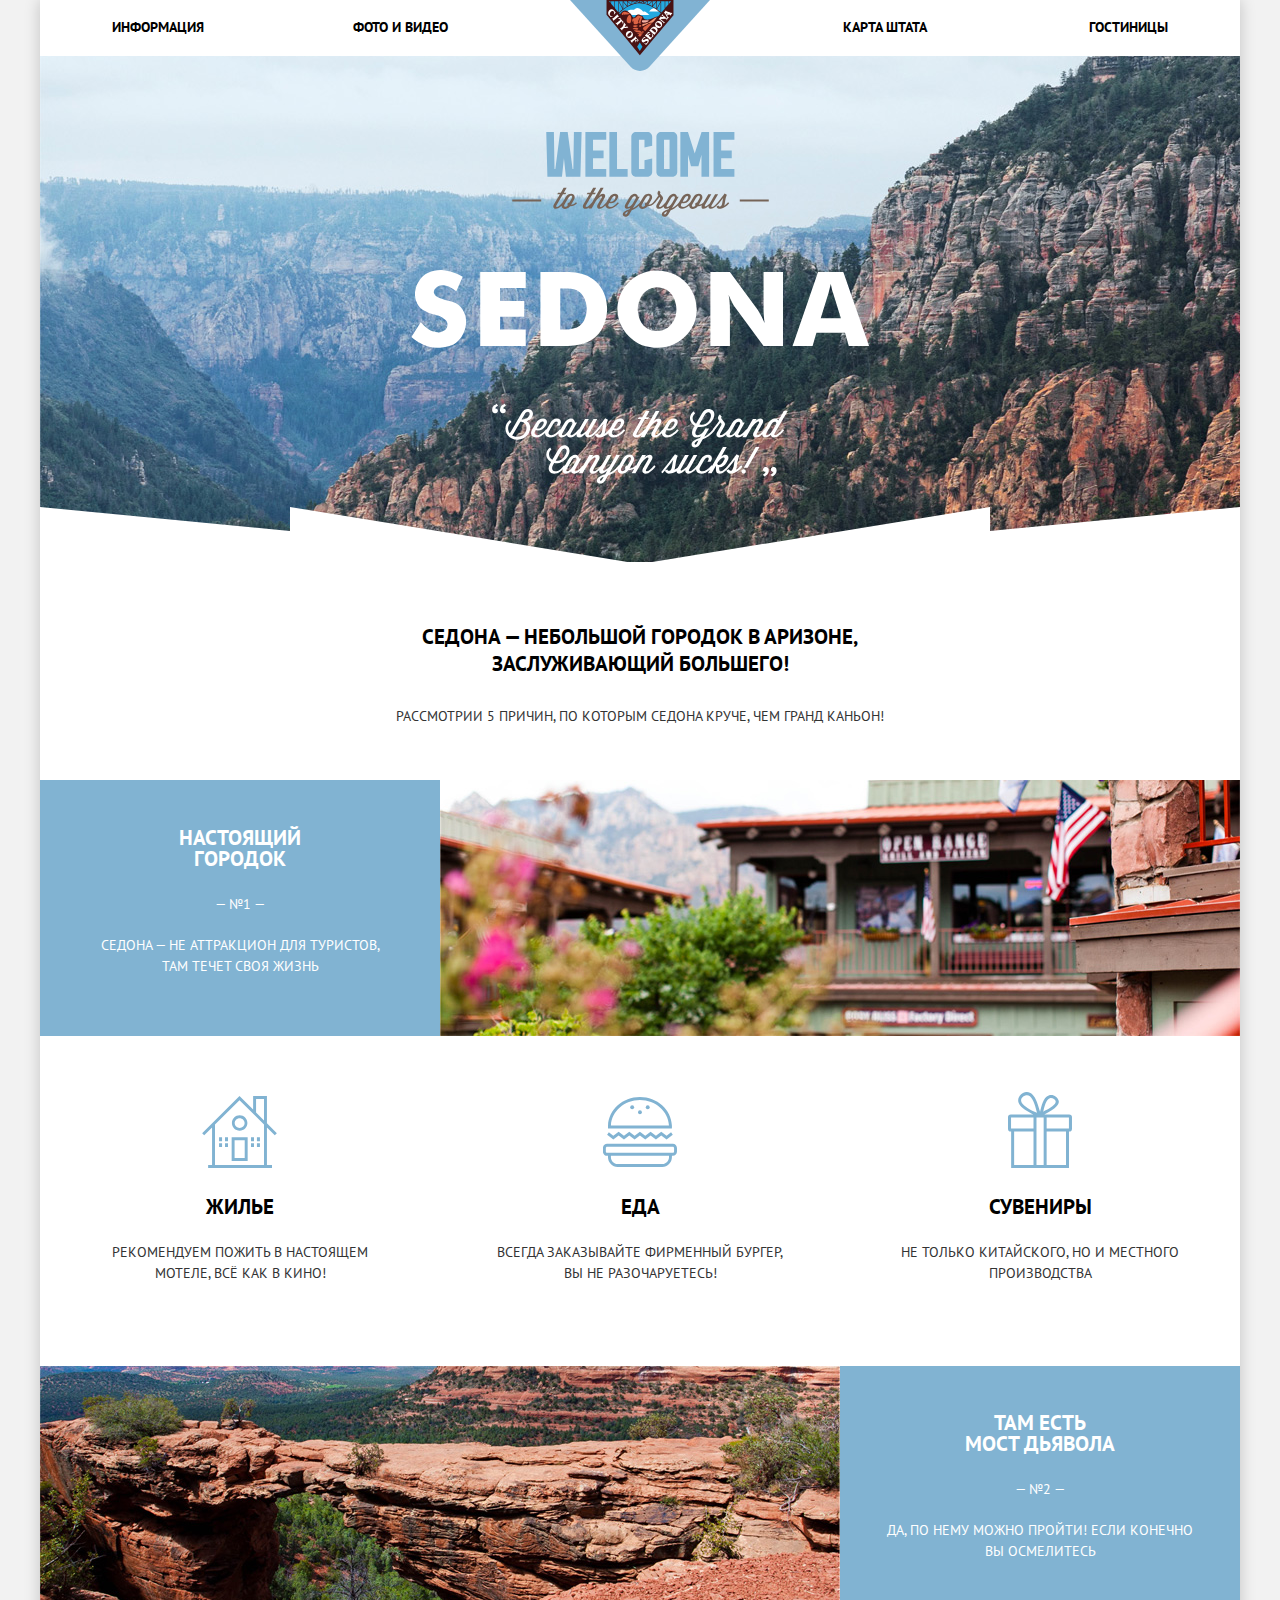
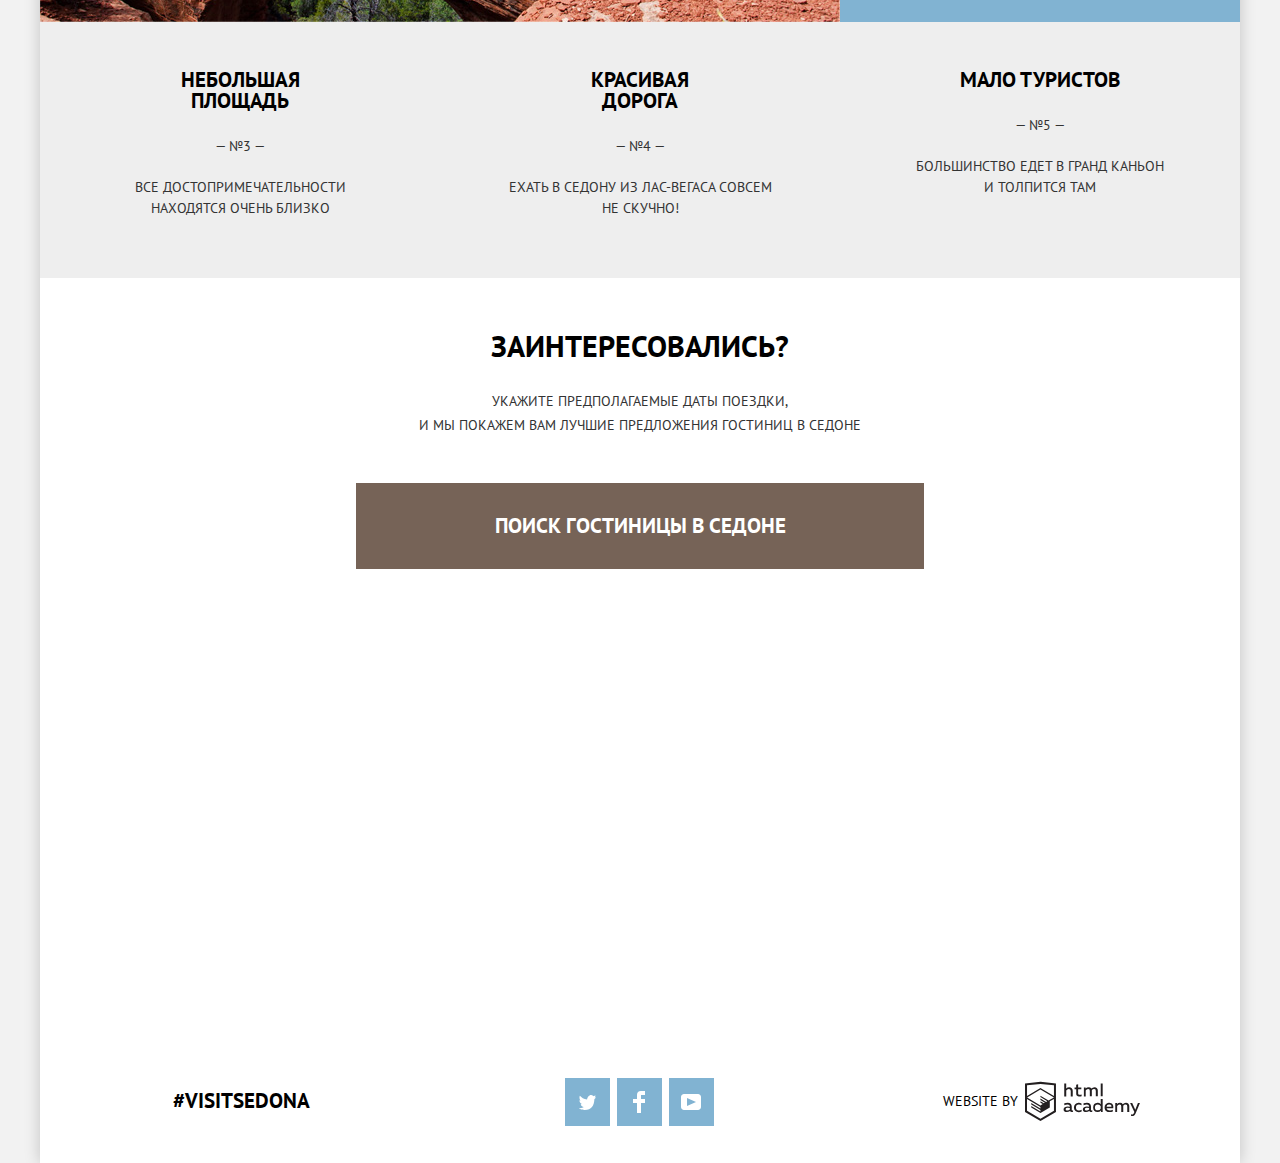
<file: index.html>
<!DOCTYPE html>
<html lang="ru">
<head>
  <meta charset="utf-8">
  <title>HTML Academy: Седона</title>
  <link href="https://fonts.googleapis.com/css?family=PT+Sans:400,400i,700,700i&amp;subset=cyrillic" rel="stylesheet">
  <link href="css/normalize.css" rel="stylesheet">
  <link rel="stylesheet" type="text/css" href="css/style.min.css">
</head>
<body>  
<div class="container">
  <header class="header-page header-page-index">
    <nav class="main-navigation">
      <ul class="navigation-list">
        <li class="navigation-item"><a href="info.html">Информация</a></li>
        <li class="navigation-item"><a href="photo.html">Фото и видео</a></li>
        <li class="navigation-item"><a href="map.html">Карта штата</a></li>
        <li class="navigation-item"><a href="hotel.html">Гостиницы</a></li>
      </ul>
    </nav>
    <a class="main-header-logo">
      <img src="img/svg/logo-sedona.svg" width="140" height="70" alt="Логотип сайта Седона">
    </a>
  </header>

  <main class="main-page">
    <h1 class="visually-hidden">Городок Седона</h1>

    <div class="promo">
      <img class="intro-welcome-text" src="img/svg/intro-welcome.svg" width="459" height="353"
           alt="Welkome to the gorgeous Sedona">
    </div>

    <section class="advantage-section">
      <p class="advantage-section-text">Седона — небольшой городок в Аризоне,
        Заслуживающий большего!</p>
      <p class="advantage-section-desc">Рассмотрии 5 причин, по которым Седона круче, чем гранд Каньон!</p>
    </section>

    <section class="advantage-real">
      <h3 class="visually-hidden">Преимущества города Седона</h3>
      <div class="advantage-real-box">
        <h3 class="advantage-real-title">Настоящий городок</h3>
        <p class="advantage-real-text">— №1 —</p>
        <p class="advantage-real-desc">Седона — не аттракцион для туристов, там течет своя жизнь</p>
      </div>
      <div class="advantage-real-photo"></div>
    </section>

    <section class="presence-advantage">
      <ul class="presence-advantage-list">
        <li class="presence-advantage-item presence-advantage-item-motel">
          <h3 class="presence-advantage-title presence-advantage-home">Жилье</h3>
          <p class="presence-advantage-desc">Рекомендуем пожить в настоящем мотеле, всё как в кино!</p>
        </li>

        <li class="presence-advantage-item presence-advantage-item-motel">
          <h3 class="presence-advantage-title presence-advantage-eats">Еда</h3>
          <p class="presence-advantage-desc">Всегда заказывайте фирменный бургер, вы не разочаруетесь!</p>
        </li>

        <li class="presence-advantage-item presence-advantage-item-motel">
          <h3 class="presence-advantage-title presence-advantage-souvenirs">Сувениры</h3>
          <p class="presence-advantage-desc">Не только китайского, но и местного производства</p>
        </li>
      </ul>
    </section>

    <section class="bridge-advantage">
      <div class="bridge-advantage-photo"></div>

      <div class="bridge-advantage-box">
        <h3 class="bridge-advantage-title"> Там есть мост&nbsp;дьявола</h3>
        <p class="bridge-advantage-text">— №2 —</p>
        <p class="bridge-advantage-desc">Да, по нему можно пройти! Если конечно вы осмелитесь</p>
      </div>
    </section>

    <section class="advantage-beauty">
      <ul class="advantage-beauty-list">
        <li class="advantage-beauty-item advantage-square">
          <h3 class="advantage-beauty-title">Небольшая площадь</h3>
          <p class="advantage-beauty-text">— №3 —</p>
          <p class="advantage-beauty-desc">Все достопримечательности находятся очень близко</p>
        </li>

        <li class="advantage-beauty-item advantage-road">
          <h3 class="advantage-beauty-title">Красивая дорога</h3>
          <p class="advantage-beauty-text">— №4 —</p>
          <p class="advantage-beauty-desc">Ехать в Седону из Лас-Вегаса совсем не скучно!</p>
        </li>

        <li class="advantage-beauty-item advantage-tourists">
          <h3 class="advantage-beauty-title">Мало туристов</h3>
          <p class="advantage-beauty-text">— №5 —</p>
          <p class="advantage-beauty-desc">Большинство едет в Гранд Каньон и&nbsp;толпится там</p>
        </li>
      </ul>
    </section>

    <section class="interested-section">
      <h2 class="visually-hidden">Переход к поиску гостиницы</h2>
      <p class="interested-text">Заинтересовались?</p>
      <p class="interested-desc">Укажите предполагаемые даты поездки,<br>
        и мы покажем вам лучшие предложения гостиниц в Седоне </p>
      <div>
        <a href="#" class="choose-hotel-date">Поиск гостиницы в Седоне</a>

        <form class="choose-hotel-form" action="https://echo.htmlacademy.ru" method="post">
          <ul class="choose-hotel-list">
            <li class="choose-hotel-item">
              <button class="button-calendar" type="button" aria-label="Календарь даты заезда"
                      title="Календарь даты заезда">
                <svg xmlns="http://www.w3.org/2000/svg" width="21" height="22" viewBox="0 0 21 22">
                  <path fill="#a9a9a9"
                        d="M19.251 2.025h-2.845V.648c0-.381-.294-.689-.656-.689-.363 0-.656.308-.656.689v1.377h-3.938V.648c0-.381-.294-.689-.655-.689-.363 0-.657.308-.657.689v1.377H5.906V.648c0-.381-.294-.689-.656-.689-.363 0-.657.308-.657.689v1.377H1.75C.784 2.025 0 2.847 0 3.862v16.302C0 21.179.784 22 1.75 22h17.501c.966 0 1.749-.821 1.749-1.836V3.862c0-1.015-.783-1.837-1.749-1.837zm.437 18.139a.448.448 0 0 1-.437.459H1.75a.45.45 0 0 1-.438-.459V3.862a.45.45 0 0 1 .438-.459h2.844v1.378c0 .381.294.689.657.689.362 0 .656-.308.656-.689V3.403h3.938v1.378c0 .381.294.689.657.689.361 0 .655-.308.655-.689V3.403h3.938v1.378c0 .381.293.689.656.689.362 0 .656-.308.656-.689V3.403h2.845c.241 0 .437.206.437.459v16.302z"/>
                  <path fill="#a9a9a9"
                        d="M4.594 8.225h2.625v2.066H4.594zM4.594 11.668h2.625v2.067H4.594zM4.594 15.112h2.625v2.066H4.594zM9.188 15.112h2.625v2.066H9.188zM9.188 11.668h2.625v2.067H9.188zM9.188 8.225h2.625v2.066H9.188zM13.781 15.112h2.625v2.066h-2.625zM13.781 11.668h2.625v2.067h-2.625zM13.781 8.225h2.625v2.066h-2.625z"
                  />
                </svg>
              </button>
              <label for="arrival-date"> Дата заезда:</label>
              <input class="choose-hotel-input" id="arrival-date" type="text" name="arrival-date"
                     placeholder="24 АПРЕЛЯ 2017">
            </li>
            <li class="choose-hotel-item">
              <button class="button-calendar" type="button" aria-label="Календарь даты заезда"
                      title="Календарь даты выезда">
                <svg xmlns="http://www.w3.org/2000/svg" width="21" height="22" viewBox="0 0 21 22">
                  <path fill="#a9a9a9"
                        d="M19.251 2.025h-2.845V.648c0-.381-.294-.689-.656-.689-.363 0-.656.308-.656.689v1.377h-3.938V.648c0-.381-.294-.689-.655-.689-.363 0-.657.308-.657.689v1.377H5.906V.648c0-.381-.294-.689-.656-.689-.363 0-.657.308-.657.689v1.377H1.75C.784 2.025 0 2.847 0 3.862v16.302C0 21.179.784 22 1.75 22h17.501c.966 0 1.749-.821 1.749-1.836V3.862c0-1.015-.783-1.837-1.749-1.837zm.437 18.139a.448.448 0 0 1-.437.459H1.75a.45.45 0 0 1-.438-.459V3.862a.45.45 0 0 1 .438-.459h2.844v1.378c0 .381.294.689.657.689.362 0 .656-.308.656-.689V3.403h3.938v1.378c0 .381.294.689.657.689.361 0 .655-.308.655-.689V3.403h3.938v1.378c0 .381.293.689.656.689.362 0 .656-.308.656-.689V3.403h2.845c.241 0 .437.206.437.459v16.302z"/>
                  <path fill="#a9a9a9"
                        d="M4.594 8.225h2.625v2.066H4.594zM4.594 11.668h2.625v2.067H4.594zM4.594 15.112h2.625v2.066H4.594zM9.188 15.112h2.625v2.066H9.188zM9.188 11.668h2.625v2.067H9.188zM9.188 8.225h2.625v2.066H9.188zM13.781 15.112h2.625v2.066h-2.625zM13.781 11.668h2.625v2.067h-2.625zM13.781 8.225h2.625v2.066h-2.625z"
                  />
                </svg>
              </button>
              <label for="departure-date"> Дата выезда:</label>
              <input class="choose-hotel-input" id="departure-date" type="text" name="departure-date"
                     placeholder="4 ИЮЛЯ 2017">
            </li>
            <li class="choose-hotel-item">
              <div class="choose-hotel-item-grown">
                <label for="grown">Взрослые:</label>
                <button class="grown-minus" type="button" aria-label="Уменьшение" title="Уменьшение">
                  <svg xmlns="http://www.w3.org/2000/svg" width="11" height="11">
                    <path stroke="#a9a9a9" stroke-width="3" d="M0 6h12"/>
                  </svg>
                </button>
                <input class="grown-form" type="number" name="grown" id="grown" placeholder="2">
                <button class="grown-plus" type="button" aria-label="Увеличивание" title="Увеличивание">
                  <svg xmlns="http://www.w3.org/2000/svg" viewBox="0 0 11 11" width="12" height="12">
                    <path stroke="#a9a9a9" stroke-width="3" d="M0 6h12M6 0v12"/>
                  </svg>
                </button>
              </div>
              <div class="choose-hotel-item-children">
                <label class="children" for="children">Дети:</label>
                <button class="children-minus" type="button" aria-label="Уменьшение" title="Уменьшение">
                  <svg xmlns="http://www.w3.org/2000/svg" viewBox="0 0 11 11" width="11" height="11">
                    <path stroke="#a9a9a9" stroke-width="3" d="M0 6h12"/>
                  </svg>
                </button>
                <input class="children-form" type="number" name="children" id="children" placeholder="0">
                <button class="children-plus" type="button" aria-label="Увеличение" title="Увеличение">
                  <svg xmlns="http://www.w3.org/2000/svg" viewBox="0 0 11 11" width="12" height="12">
                    <path stroke="#a9a9a9" stroke-width="3" d="M0 6h12M6 0v12"/>
                  </svg>
                </button>
              </div>
            </li>
          </ul>
          <button class="button-search" type="submit">НАЙТИ</button>
        </form>
      </div>
    </section>

    <div class="map">
      <iframe
        src="https://www.google.com/maps/embed?pb=!1m18!1m12!1m3!1d52178.29621886809!2d-111.64177674455422!3d35.177975438663054!2m3!1f0!2f0!3f0!3m2!1i1024!2i768!4f13.1!3m3!1m2!1s0x872d8ef7da2e2631%3A0x8e1f3ca1cedbb300!2z0KTQu9Cw0LPRgdGC0LDRhNGELCDQkNGA0LjQt9C-0L3QsCwg0KHQqNCQ!5e0!3m2!1sru!2sru!4v1547717544710"
        width="1200" height="593" style="border:0" allowfullscreen>
      </iframe>
      <img class="map-photo" src="img/index/map.jpg" width="1200" height="593"
           alt="Адрес: г. Седона, штат Аризона, США">
    </div>
  </main>

  <footer class="footer-page footer-page-index">
    <p class="hashtag">#visitsedona</p>
    <ul class="social-list">
      <li>
        <a class="social-button" href="#" aria-label="Ссылка на Твиттер" title="Ссылка на Твиттер">
          <span class="visually-hidden">Твиттер</span>
          <svg xmlns="http://www.w3.org/2000/svg" xmlns:xlink="http://www.w3.org/1999/xlink" width="17" height="15"
               viewBox="0 0 17 15">
            <path fill="#FFF"
                  d="M10.95.144c1.685-.496 2.984.27 3.577 1.179.673-.231 1.331-.481 2.011-.708a2.345 2.345 0 0 1-.857 1.768c.685.17 1.304-.491 1.304-.491-.169 1-1.006 1.788-1.563 2.024-.231 6.75-3.175 11.217-10.077 11.082h-.446c-.41 0-4.164-.46-4.898-1.887 2.271.196 3.893-.422 4.693-1.177-.96-.3-2.679-.477-2.979-2.95.349.106.564.228 1.19.119C1.705 8.247.374 7.53.448 5.33c.285.328 1.067.536 1.34.472C1.085 5.561-.182 2.442.894.85c1.818 1.854 3.735 3.606 7.152 3.773C8.254 2.33 9.183.793 10.95.144z"
            />
          </svg>
        </a>
      </li>
      <li>
        <a class="social-button" href="#" aria-label="Ссылка на Фейсбук" title="Ссылка на Фейсбук">
          <span class="visually-hidden">Фейсбук</span>
          <svg xmlns="http://www.w3.org/2000/svg" width="12" height="22" viewBox="0 0 12 22">
            <path fill="#FFF" d="M12 4V0H8a4 4 0 0 0-4 4v4H0v4h4v10h4V12h4V8H8V4h4z"
            />
          </svg>
        </a>
      </li>
      <li>
        <a class="social-button" href="#" aria-label="Ссылка на Ютуб" title="Ссылка на Ютуб">
          <span class="visually-hidden">Ютуб</span>
          <svg xmlns="http://www.w3.org/2000/svg" xmlns:xlink="http://www.w3.org/1999/xlink" width="20" height="16"
               viewBox="0 0 20 16">
            <path fill="#FFF"
                  d="M17 0H3C1.35 0 0 1.35 0 3v10c0 1.65 1.35 3 3 3h14c1.65 0 3-1.35 3-3V3c0-1.65-1.35-3-3-3zM6.027 11.998V4.002L15.014 8l-8.987 3.998z"
            />
          </svg>
        </a>
      </li>
    </ul>
    <div class="html-link">
      <p class="website-by">website by</p>
      <a href="https://htmlacademy.ru/intensive/htmlcss" class="academy-link" aria-label="Ссылка на htmlacademy"
         title="Ссылка на htmlacademy">
        <svg xmlns="http://www.w3.org/2000/svg" width="115" height="41" viewBox="0 0 108.08 36.85">
          <path
            d="M44.61 26.86a2 2 0 0 0 .55-.1v1.33a3.25 3.25 0 0 1-1.18.21 1.67 1.67 0 0 1-1.67-1 4.84 4.84 0 0 1-3.14 1.08c-1.51 0-2.91-.83-2.91-2.55 0-2.13 2-2.79 3.71-2.79a11.08 11.08 0 0 1 2.17.25v-.3c0-1-.76-1.77-2.19-1.77a7.42 7.42 0 0 0-3 .64v-1.7a10.21 10.21 0 0 1 3.19-.55c2.36 0 3.81 1.12 3.81 3.65v3a.54.54 0 0 0 .49.59h.17zm-6.44-1.13a1.35 1.35 0 0 0 1.46 1.25h.11a3.39 3.39 0 0 0 2.41-1v-1.42a9.72 9.72 0 0 0-1.81-.21c-1 0-2.16.33-2.16 1.38zm12.36-6.11a5 5 0 0 1 2.57.64v1.72a4.08 4.08 0 0 0-2.3-.7 2.75 2.75 0 1 0 0 5.49 5 5 0 0 0 2.43-.64v1.71a6.27 6.27 0 0 1-2.76.57A4.21 4.21 0 0 1 46 24.49v-.41a4.32 4.32 0 0 1 4.18-4.46h.38zm12.17 7.24a2 2 0 0 0 .55-.1v1.33a3.25 3.25 0 0 1-1.18.21 1.67 1.67 0 0 1-1.67-1 4.84 4.84 0 0 1-3.14 1.08c-1.51 0-2.91-.83-2.91-2.55 0-2.13 2-2.79 3.71-2.79a11.08 11.08 0 0 1 2.17.25v-.3c0-1-.76-1.77-2.19-1.77a7.42 7.42 0 0 0-3 .64v-1.7a10.21 10.21 0 0 1 3.19-.55c2.36 0 3.81 1.12 3.81 3.65v3a.54.54 0 0 0 .49.59h.17zm-6.44-1.13a1.35 1.35 0 0 0 1.47 1.25h.11a3.39 3.39 0 0 0 2.41-1v-1.42a9.72 9.72 0 0 0-1.81-.21c-1.06 0-2.16.33-2.16 1.38zM73 15.98v12.2h-1.65v-1.32a3.88 3.88 0 0 1-3.19 1.54 4.4 4.4 0 0 1 0-8.78 3.81 3.81 0 0 1 3 1.3v-4.94H73zm-4.53 5.22a2.76 2.76 0 1 0 0 5.52 2.86 2.86 0 0 0 2.68-1.74v-2a2.91 2.91 0 0 0-2.66-1.73zM79 19.62c3.31 0 4.46 2.68 3.92 5.09H76.7c.21 1.5 1.67 2.11 3.19 2.11a6.11 6.11 0 0 0 2.64-.59v1.6a7.14 7.14 0 0 1-3 .57c-2.53 0-4.75-1.42-4.75-4.42a4.18 4.18 0 0 1 4-4.39H79zm.09 1.54a2.28 2.28 0 0 0-2.44 2.1v.06h4.65a2 2 0 0 0-2.17-2.16zm5.73 7v-8.31h1.65v1a3.81 3.81 0 0 1 2.78-1.27 2.86 2.86 0 0 1 2.64 1.4 4.12 4.12 0 0 1 2.91-1.33 3.06 3.06 0 0 1 3.2 3.33v5.2h-1.9v-5.15a1.59 1.59 0 0 0-1.42-1.75h-.26a2.8 2.8 0 0 0-2.07 1.12v5.78h-1.9v-5.15A1.59 1.59 0 0 0 89 21.29h-.2a3 3 0 0 0-2.21 1.29v5.63h-1.73zm21.31-8.33h1.9l-3.91 9.46c-.9 2.17-2.09 2.86-3.35 2.86a4.76 4.76 0 0 1-1.1-.14v-1.57a2.86 2.86 0 0 0 .85.12c.9 0 1.58-.64 2.07-1.9l.17-.42-4-8.4h2l2.86 6.29zM38.73 1.44V6.2a3.81 3.81 0 0 1 2.7-1.14 3.25 3.25 0 0 1 3.44 3.4v5.15H43V8.7a1.81 1.81 0 0 0-1.61-2h-.3a2.93 2.93 0 0 0-2.32 1.39v5.52h-1.9V1.44h1.9zm11.21.85v3h3v1.6h-3v3.81c0 1.1.5 1.46 1.58 1.46a4.49 4.49 0 0 0 1.69-.33v1.6a6.8 6.8 0 0 1-2.21.35 2.55 2.55 0 0 1-2.86-2.74V6.87h-1.56V5.24h1.5V2.72zm5.4 11.31V5.26H57v1a3.81 3.81 0 0 1 2.77-1.28 2.86 2.86 0 0 1 2.6 1.33 4.12 4.12 0 0 1 2.91-1.33 3.06 3.06 0 0 1 3.16 3.4v5.21h-1.9V8.44a1.59 1.59 0 0 0-1.42-1.75h-.23a2.8 2.8 0 0 0-2.07 1.12v5.78h-1.9V8.44a1.59 1.59 0 0 0-1.42-1.75h-.23a3 3 0 0 0-2.21 1.29v5.63h-1.72zM71.17 1.43H73v12.15h-1.83V1.43zM14.71-.02h-.16L0 1.52v26.67l14.55 8.66 14.55-8.66V1.52zm12.5 27.1l-12.66 7.54L1.9 27.1V16.16l12.59 7.5v1.32l-8.63-5.1v1.31l8.68 5.21v1.39l-8.67-5.16v1.35l8.68 5.21 8.75-5.24v-5.66l3.9-2.31V27.1zm0-12.53l-3.48 2-1.6 1-7.62-4.57v1.31L21 18.21l-.14.09-1 .54-5.37-3.2v1.34l4.24 2.52-1 .67-3.2-1.9v1.31l2.1 1.24-2.13 1.26L2 14.63l12.51-7.54zm0-1.32L14.49 5.74 1.91 13.23v-10L14.56 1.9l12.65 1.33v10z"
            fill="#231f20"/>
        </svg>
      </a>
    </div>
  </footer>
</div>
<script src="js/script.min.js"></script>
</body>
</html>
</file>
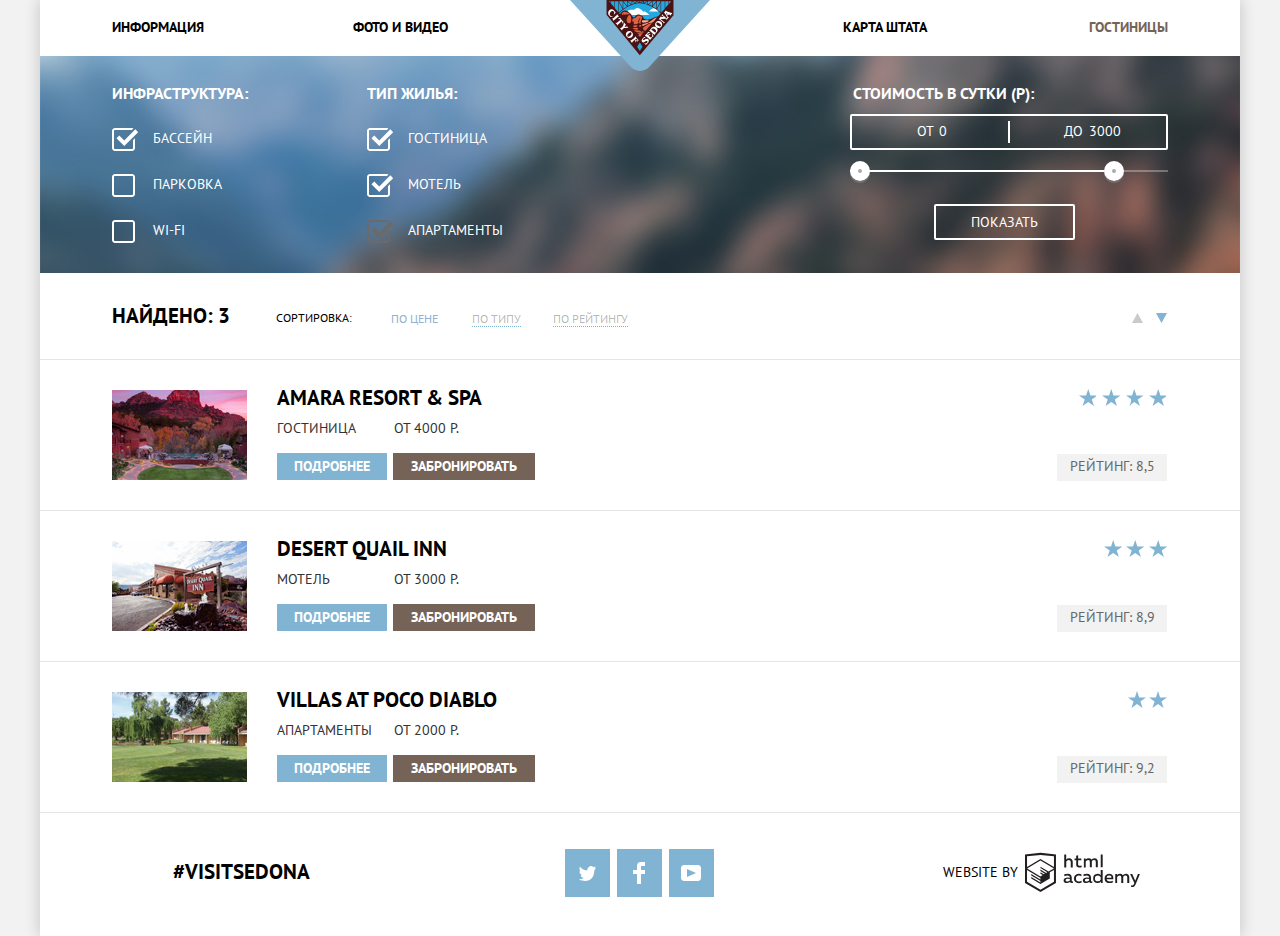
<file: hotel.html>
<!DOCTYPE html>
<html lang="ru">
<head>
  <meta charset="utf-8">
  <title>HTML Academy: Седона</title>
  <link href="https://fonts.googleapis.com/css?family=PT+Sans:400,400i,700,700i&amp;subset=cyrillic" rel="stylesheet">
  <link href="css/normalize.css" rel="stylesheet">
  <link rel="stylesheet" type="text/css" href="css/style.min.css">
</head>
<body>
<div class="container">
  <header class="header-page">
    <nav class="main-navigation">
      <ul class="navigation-list">
        <li class="navigation-item"><a href="info.html">Информация</a></li>
        <li class="navigation-item"><a href="photo.html">Фото и видео</a></li>
        <li class="navigation-item"><a href="map.html">Карта штата</a></li>
        <li class="navigation-item navigation-active"><a>Гостиницы</a></li>
      </ul>
    </nav>
    <a class="main-header-logo" href="index.html">
      <img src="img/svg/logo-sedona.svg" width="140" height="70" alt="Логотип сайта Седона">
    </a>
  </header>

  <main class="main">
    <h1 class="visually-hidden">Выбор отеля в Седоне</h1>

    <section class="filter">
      <h2 class="visually-hidden">Фильрт поиска отеля</h2>
      <form class="filter-form" method="post" action="https://echo.htmlacademy.ru">
        <ul class="filter-items">
          <li class="filter-list">
            <h3 class="filter-title">Инфраструктура:</h3>
            <p class="filter-feature">
              <input class="visually-hidden filter-feature-input" type="checkbox" name="infrastructure"
                     id="infrastructure" checked>
              <label for="infrastructure">Бассейн</label>
            </p>
            <p class="filter-feature">
              <input class="visually-hidden filter-feature-input" type="checkbox" name="parking" id="parking">
              <label for="parking">Парковка</label>
            </p>
            <p class="filter-feature filter-feature-wi-fi">
              <input class="visually-hidden filter-feature-input" type="checkbox" name="Wi-Fi" id="Wi-Fi">
              <label for="Wi-Fi">Wi-Fi</label>
            </p>
          </li>
          <li class="filter-list">
            <h3 class="filter-title">Тип жилья:</h3>
            <p class="filter-feature">
              <input class="visually-hidden filter-feature-input" type="checkbox" name="hotel" id="hotel" checked>
              <label for="hotel">Гостиница</label>
            </p>
            <p class="filter-feature">
              <input class="visually-hidden filter-feature-input" type="checkbox" name="motel" id="motel" checked>
              <label for="motel">Мотель</label>
            </p>
            <p class="filter-feature filter-feature-appartament">
              <input class="visually-hidden filter-feature-input" type="checkbox" name="appartament" id="appartament"
                     checked disabled>
              <label for="appartament">Апартаменты</label>
            </p>
          </li>

          <li class="filter-range">
            <p class="filter-price">Стоимость в сутки (Р):</p>
            <div class="price-controls">
              <label class="min-price">от <input type="number" name="min-price" value="0"></label>
              <label class="max-price">до <input type="number" name="max-price" value="3000"></label>
            </div>

            <div class="range-controls">
              <div class="scale">
                <div class="bar"></div>
              </div>
              <div class="range-toggle range-toggle-min" aria-label="Регулятор минимальной стоимости"
                   title="Регулятор минимальной стоимости"></div>
              <div class="range-toggle range-toggle-max" aria-label="Регулятор максимальной стоимости"
                   title="Регулятор максимальной стоимости"></div>
            </div>
            <button class="btn-transparent" type="submit">Показать</button>
          </li>
        </ul>
      </form>
    </section>

    <div class="filter-hotels">
      <h3 class="result-title">Найдено: 3</h3>
      <p class="sorting-result">Сортировка:</p>
      <div class="sorting-result-list">
        <a href="#" class="sorting sorting-price sorting-active">По цене</a>
        <a href="#" class="sorting sorting-type">По типу</a>
        <a href="#" class="sorting sorting-rating">По рейтингу</a>
      </div>
      <div class="sorting-arrows">
        <a href="#" class="sorting-arrows-up" title="Сортировка по возрастанию" aria-label="Сортировка по возрастанию">
          <span class="visually-hidden">Сортировка по возрастанию</span>
          <svg xmlns="http://www.w3.org/2000/svg" width="11" height="10" viewBox="0 0 11 10">
            <path fill="#cacaca" d="M5.5 0L0 10h11z"/>
          </svg>
        </a>
        <a href="#" class="sorting-arrows-down sorting-active" title="Сортировка по убыванию"
           aria-label="Сортировка по убыванию">
          <span class="visually-hidden">Сортировка по убыванию</span>
          <svg xmlns="http://www.w3.org/2000/svg" width="11" height="10" viewBox="0 0 11 10">
            <path fill="#cacaca" d="M5.5 10L0 0h11"/>
          </svg>
        </a>
      </div>
    </div>

    <section class="searching-results">
      <h2 class="visually-hidden">Результаты поиска</h2>
      <ul class="hotels-list">
        <li class="hotel-item">
          <img src="img/hotels/hotel-amara.jpg" width="135" height="90" alt="Фото гостиницы Amara resort & spa">
          <div class="hotels-info">
            <a href="#" class="hotel-link">Amara resort & spa</a>
            <div class="hotel-options">
              <p class="hotel-type">Гостиница</p>
              <p class="hotel-value">От 4000 р.</p>
            </div>
            <div class="hotel-button">
              <a href="#" class="hotel-information">Подробнее</a>
              <a href="#" class="hotel-booking">Забронировать</a></div>
          </div>
          <p class="hotel-rating stars-4">Рейтинг: 8,5</p>
        </li>

        <li class="hotel-item">
          <img src="img/hotels/hotel-desert.jpg" width="135" height="90" alt="Фото гостиницы Desert quail inn">
          <div class="hotels-info">
            <a href="#" class="hotel-link">Desert quail inn</a>
            <div class="hotel-options">
              <p class="hotel-type">Мотель</p>
              <p class="hotel-value">От 3000 р.</p>
            </div>
            <div class="hotel-button">
              <a href="#" class="hotel-information">Подробнее</a>
              <a href="#" class="hotel-booking">Забронировать</a>
            </div>
          </div>
          <p class="hotel-rating stars-3">Рейтинг: 8,9</p>
        </li>

        <li class="hotel-item hotel-item-footer">
          <img src="img/hotels/hotel-villas.jpg" width="135" height="90" alt="Фото гостиницы Villas at poco diablo">
          <div class="hotels-info">
            <a href="#" class="hotel-link">Villas at poco diablo</a>
            <div class="hotel-options">
              <p class="hotel-type">Апартаменты</p>
              <p class="hotel-value">От 2000 р.</p>
            </div>
            <div class="hotel-button">
              <a href="#" class="hotel-information">Подробнее</a>
              <a href="#" class="hotel-booking">Забронировать</a>
            </div>
          </div>
          <p class="hotel-rating stars-2">Рейтинг: 9,2</p>
        </li>
      </ul>
    </section>
  </main>

  <footer class="footer-page">
    <p class="hashtag">#visitsedona</p>
    <ul class="social-list">
      <li>
        <a class="social-button" href="#" aria-label="Ссылка на Твиттер" title="Ссылка на Твиттер">
          <span class="visually-hidden">Твиттер</span>
          <svg xmlns="http://www.w3.org/2000/svg" xmlns:xlink="http://www.w3.org/1999/xlink" width="17" height="15"
               viewBox="0 0 17 15">
            <path fill="#FFF"
                  d="M10.95.144c1.685-.496 2.984.27 3.577 1.179.673-.231 1.331-.481 2.011-.708a2.345 2.345 0 0 1-.857 1.768c.685.17 1.304-.491 1.304-.491-.169 1-1.006 1.788-1.563 2.024-.231 6.75-3.175 11.217-10.077 11.082h-.446c-.41 0-4.164-.46-4.898-1.887 2.271.196 3.893-.422 4.693-1.177-.96-.3-2.679-.477-2.979-2.95.349.106.564.228 1.19.119C1.705 8.247.374 7.53.448 5.33c.285.328 1.067.536 1.34.472C1.085 5.561-.182 2.442.894.85c1.818 1.854 3.735 3.606 7.152 3.773C8.254 2.33 9.183.793 10.95.144z"
            />
          </svg>
        </a>
      </li>
      <li>
        <a class="social-button" href="#" aria-label="Ссылка на Фейсбук" title="Ссылка на Фейсбук">
          <span class="visually-hidden">Фейсбук</span>
          <svg xmlns="http://www.w3.org/2000/svg" width="12" height="22" viewBox="0 0 12 22">
            <path fill="#FFF" d="M12 4V0H8a4 4 0 0 0-4 4v4H0v4h4v10h4V12h4V8H8V4h4z"
            />
          </svg>
        </a>
      </li>
      <li>
        <a class="social-button" href="#" aria-label="Ссылка на Ютуб" title="Ссылка на Ютуб">
          <span class="visually-hidden">Ютуб</span>
          <svg xmlns="http://www.w3.org/2000/svg" xmlns:xlink="http://www.w3.org/1999/xlink" width="20" height="16"
               viewBox="0 0 20 16">
            <path fill="#FFF"
                  d="M17 0H3C1.35 0 0 1.35 0 3v10c0 1.65 1.35 3 3 3h14c1.65 0 3-1.35 3-3V3c0-1.65-1.35-3-3-3zM6.027 11.998V4.002L15.014 8l-8.987 3.998z"
            />
          </svg>
        </a>
      </li>
    </ul>
    <div class="html-link">
      <p class="website-by">website by</p>
      <a href="https://htmlacademy.ru/intensive/htmlcss" class="academy-link" aria-label="Ссылка на htmlacademy"
         title="Ссылка на htmlacademy">
        <svg xmlns="http://www.w3.org/2000/svg" width="115" height="41" viewBox="0 0 108.08 36.85">
          <path
            d="M44.61 26.86a2 2 0 0 0 .55-.1v1.33a3.25 3.25 0 0 1-1.18.21 1.67 1.67 0 0 1-1.67-1 4.84 4.84 0 0 1-3.14 1.08c-1.51 0-2.91-.83-2.91-2.55 0-2.13 2-2.79 3.71-2.79a11.08 11.08 0 0 1 2.17.25v-.3c0-1-.76-1.77-2.19-1.77a7.42 7.42 0 0 0-3 .64v-1.7a10.21 10.21 0 0 1 3.19-.55c2.36 0 3.81 1.12 3.81 3.65v3a.54.54 0 0 0 .49.59h.17zm-6.44-1.13a1.35 1.35 0 0 0 1.46 1.25h.11a3.39 3.39 0 0 0 2.41-1v-1.42a9.72 9.72 0 0 0-1.81-.21c-1 0-2.16.33-2.16 1.38zm12.36-6.11a5 5 0 0 1 2.57.64v1.72a4.08 4.08 0 0 0-2.3-.7 2.75 2.75 0 1 0 0 5.49 5 5 0 0 0 2.43-.64v1.71a6.27 6.27 0 0 1-2.76.57A4.21 4.21 0 0 1 46 24.49v-.41a4.32 4.32 0 0 1 4.18-4.46h.38zm12.17 7.24a2 2 0 0 0 .55-.1v1.33a3.25 3.25 0 0 1-1.18.21 1.67 1.67 0 0 1-1.67-1 4.84 4.84 0 0 1-3.14 1.08c-1.51 0-2.91-.83-2.91-2.55 0-2.13 2-2.79 3.71-2.79a11.08 11.08 0 0 1 2.17.25v-.3c0-1-.76-1.77-2.19-1.77a7.42 7.42 0 0 0-3 .64v-1.7a10.21 10.21 0 0 1 3.19-.55c2.36 0 3.81 1.12 3.81 3.65v3a.54.54 0 0 0 .49.59h.17zm-6.44-1.13a1.35 1.35 0 0 0 1.47 1.25h.11a3.39 3.39 0 0 0 2.41-1v-1.42a9.72 9.72 0 0 0-1.81-.21c-1.06 0-2.16.33-2.16 1.38zM73 15.98v12.2h-1.65v-1.32a3.88 3.88 0 0 1-3.19 1.54 4.4 4.4 0 0 1 0-8.78 3.81 3.81 0 0 1 3 1.3v-4.94H73zm-4.53 5.22a2.76 2.76 0 1 0 0 5.52 2.86 2.86 0 0 0 2.68-1.74v-2a2.91 2.91 0 0 0-2.66-1.73zM79 19.62c3.31 0 4.46 2.68 3.92 5.09H76.7c.21 1.5 1.67 2.11 3.19 2.11a6.11 6.11 0 0 0 2.64-.59v1.6a7.14 7.14 0 0 1-3 .57c-2.53 0-4.75-1.42-4.75-4.42a4.18 4.18 0 0 1 4-4.39H79zm.09 1.54a2.28 2.28 0 0 0-2.44 2.1v.06h4.65a2 2 0 0 0-2.17-2.16zm5.73 7v-8.31h1.65v1a3.81 3.81 0 0 1 2.78-1.27 2.86 2.86 0 0 1 2.64 1.4 4.12 4.12 0 0 1 2.91-1.33 3.06 3.06 0 0 1 3.2 3.33v5.2h-1.9v-5.15a1.59 1.59 0 0 0-1.42-1.75h-.26a2.8 2.8 0 0 0-2.07 1.12v5.78h-1.9v-5.15A1.59 1.59 0 0 0 89 21.29h-.2a3 3 0 0 0-2.21 1.29v5.63h-1.73zm21.31-8.33h1.9l-3.91 9.46c-.9 2.17-2.09 2.86-3.35 2.86a4.76 4.76 0 0 1-1.1-.14v-1.57a2.86 2.86 0 0 0 .85.12c.9 0 1.58-.64 2.07-1.9l.17-.42-4-8.4h2l2.86 6.29zM38.73 1.44V6.2a3.81 3.81 0 0 1 2.7-1.14 3.25 3.25 0 0 1 3.44 3.4v5.15H43V8.7a1.81 1.81 0 0 0-1.61-2h-.3a2.93 2.93 0 0 0-2.32 1.39v5.52h-1.9V1.44h1.9zm11.21.85v3h3v1.6h-3v3.81c0 1.1.5 1.46 1.58 1.46a4.49 4.49 0 0 0 1.69-.33v1.6a6.8 6.8 0 0 1-2.21.35 2.55 2.55 0 0 1-2.86-2.74V6.87h-1.56V5.24h1.5V2.72zm5.4 11.31V5.26H57v1a3.81 3.81 0 0 1 2.77-1.28 2.86 2.86 0 0 1 2.6 1.33 4.12 4.12 0 0 1 2.91-1.33 3.06 3.06 0 0 1 3.16 3.4v5.21h-1.9V8.44a1.59 1.59 0 0 0-1.42-1.75h-.23a2.8 2.8 0 0 0-2.07 1.12v5.78h-1.9V8.44a1.59 1.59 0 0 0-1.42-1.75h-.23a3 3 0 0 0-2.21 1.29v5.63h-1.72zM71.17 1.43H73v12.15h-1.83V1.43zM14.71-.02h-.16L0 1.52v26.67l14.55 8.66 14.55-8.66V1.52zm12.5 27.1l-12.66 7.54L1.9 27.1V16.16l12.59 7.5v1.32l-8.63-5.1v1.31l8.68 5.21v1.39l-8.67-5.16v1.35l8.68 5.21 8.75-5.24v-5.66l3.9-2.31V27.1zm0-12.53l-3.48 2-1.6 1-7.62-4.57v1.31L21 18.21l-.14.09-1 .54-5.37-3.2v1.34l4.24 2.52-1 .67-3.2-1.9v1.31l2.1 1.24-2.13 1.26L2 14.63l12.51-7.54zm0-1.32L14.49 5.74 1.91 13.23v-10L14.56 1.9l12.65 1.33v10z"
            fill="#231f20"/>
        </svg>
      </a>
    </div>
  </footer>
</div>
</body>
</html>
</file>
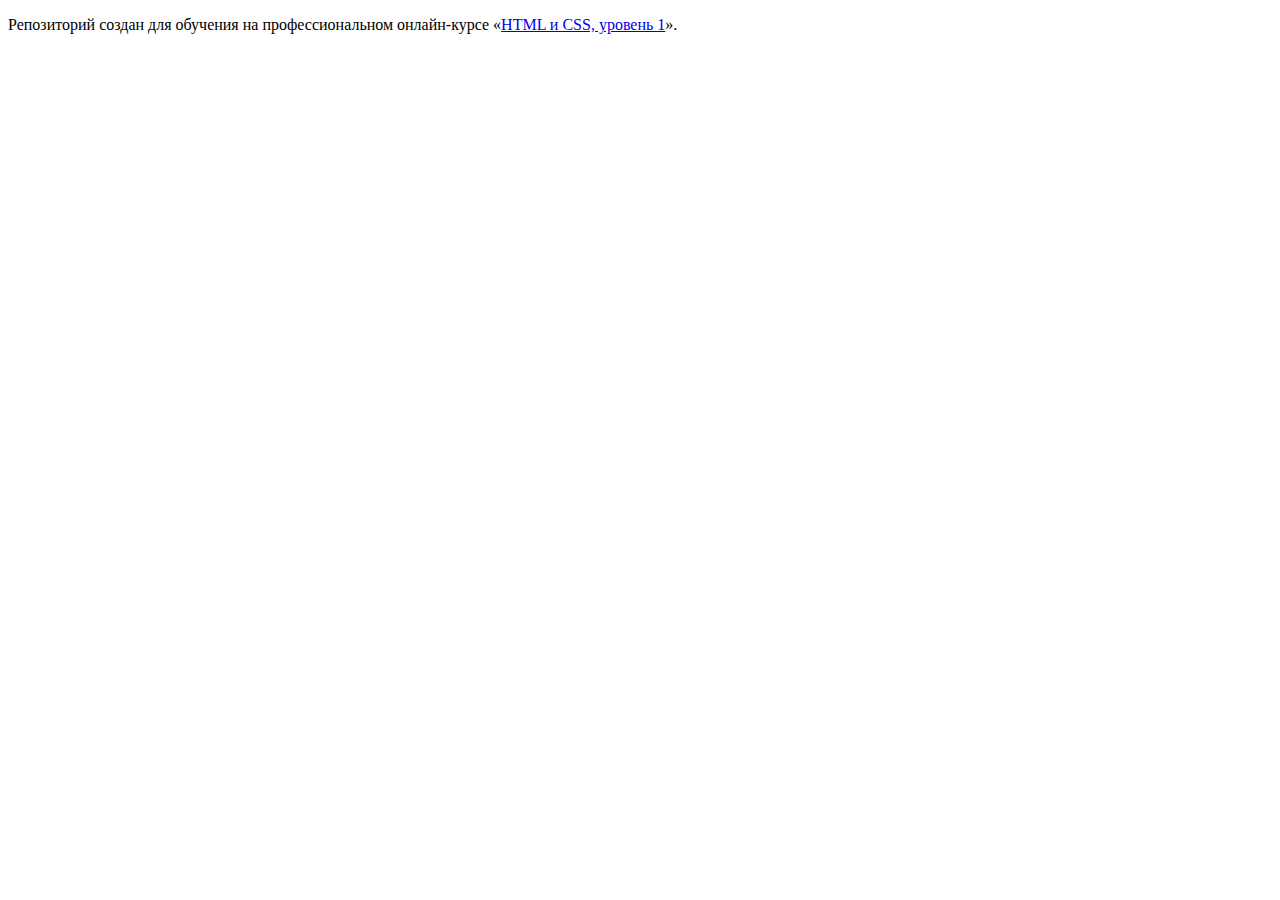
<file: index-device.html>
<!DOCTYPE html>
<html lang="ru">
  <head>
    <meta charset="utf-8">
    <title>HTML Academy: Девайс</title>
  </head>
  <body>

    <p>Репозиторий создан для обучения на профессиональном онлайн‑курсе «<a href="https://htmlacademy.ru/intensive/htmlcss">HTML и CSS, уровень 1</a>».</p>

  </body>
</html>
</file>
<file: css/style.min.css>
@-webkit-keyframes bounce{0%{-webkit-transform:scaleY(0);transform:scaleY(0)}to{-webkit-transform:scaleY(1);transform:scaleY(1)}}@keyframes bounce{0%{-webkit-transform:scaleY(0);transform:scaleY(0)}to{-webkit-transform:scaleY(1);transform:scaleY(1)}}@-webkit-keyframes shake{0%,to{-webkit-transform:translateX(0);transform:translateX(0)}10%,30%,50%,70%,90%{-webkit-transform:translateX(-10px);transform:translateX(-10px)}20%,40%,60%,80%{-webkit-transform:translateX(10px);transform:translateX(10px)}}@keyframes shake{0%,to{-webkit-transform:translateX(0);transform:translateX(0)}10%,30%,50%,70%,90%{-webkit-transform:translateX(-10px);transform:translateX(-10px)}20%,40%,60%,80%{-webkit-transform:translateX(10px);transform:translateX(10px)}}html{-webkit-box-sizing:border-box;box-sizing:border-box}*,::after,::before{-webkit-box-sizing:inherit;box-sizing:inherit}img{max-width:100%;height:auto}a{text-decoration:none}body{font-family:"PT Sans","Arial",sans-serif;font-size:14px;line-height:21px;font-weight:700;color:#000;text-transform:uppercase;background-color:#f2f2f2}.visually-hidden{position:absolute;height:1px;width:1px;margin:-1px;padding:0;border:0;white-space:nowrap;-webkit-clip-path:inset(100%);clip-path:inset(100%);clip:rect(0 0 0 0);overflow:hidden}.container{width:1200px;margin:0 auto;background-color:#fff;-webkit-box-shadow:0 0 15px rgba(0,1,1,.2);box-shadow:0 0 15px rgba(0,1,1,.2)}.container,.header-page{position:relative}.header-page,.header-page-index{padding:14px 0 16px}.promo{display:-webkit-box;display:-ms-flexbox;display:flex;-webkit-box-pack:center;-ms-flex-pack:center;justify-content:center;width:100%;min-height:506px;margin:0;padding:0;background:url(../img/svg/intro-mask.svg),url(../img/index/main-photo.jpg);background-color:#8db1ce;background-repeat:no-repeat,no-repeat;background-position:left calc(100% + 4px),50% -55px;background-size:100% 59px,cover}.main-navigation{font-size:14px;line-height:26px;color:#000;background-color:#fff}.main-header-logo{position:absolute;top:0;left:50%;-webkit-transform:translateX(-50%);transform:translateX(-50%)}.navigation-list{display:-webkit-box;display:-ms-flexbox;display:flex;-ms-flex-wrap:wrap;flex-wrap:wrap;-webkit-box-align:center;-ms-flex-align:center;align-items:center;margin:0;padding:0 72px;list-style:none}.navigation-item{width:128px;margin-right:113px}.navigation-item:nth-child(4n),.navigation-item:nth-child(4n+3){margin-right:0;margin-left:205px;text-align:right}.navigation-item:nth-child(4n){margin-left:auto}.navigation-item a{display:inline-block;vertical-align:top;width:100px;color:#000;word-break:break-all;-webkit-transition:all .3s;transition:all .3s}@supports (word-break:break-word){.navigation-item a{word-break:break-word}}.navigation-item a:hover{color:#81b3d2}.navigation-item a:active{color:rgba(0,0,0,.3)}.navigation-active a{color:#766357}.navigation-active a:focus{color:#766357}.navigation-active a:hover{color:#766357}.intro-welcome-text{margin-top:-1px;height:506px}.advantage-section{width:500px;margin:0 auto;padding:61px 0 51px;text-align:center}.advantage-section-desc,.advantage-section-text{width:440px;margin:0 auto 26px;font-size:21px;line-height:27px;color:#000;text-align:center;background-color:#fff}.advantage-section-desc{width:491px;margin:auto;font-size:14px;line-height:26px;color:#333;font-weight:400}.advantage-real{display:-webkit-box;display:-ms-flexbox;display:flex;margin:0}.advantage-real-box{width:400px;padding:47px 55px 59px;background-color:#81b3d2}.advantage-real-desc,.advantage-real-text,.advantage-real-title{line-height:21px;color:#fff;text-align:center;background-color:#81b3d2}.advantage-real-title{width:200px;margin:0 auto 25px;font-size:21px}.advantage-real-desc,.advantage-real-text{margin:0 auto 20px;font-size:14px;font-weight:400}.advantage-real-desc{margin:0}.advantage-real-photo{width:800px;background:#b6b2a6 url(../img/index/real-photo.jpg) no-repeat;background-size:cover}.presence-advantage{padding:55px 0 32px}.presence-advantage-list{display:-webkit-box;display:-ms-flexbox;display:flex;-ms-flex-wrap:wrap;flex-wrap:wrap;margin:0 auto;padding:0;list-style:none;background-color:#fff}.presence-advantage-item{width:400px;margin-bottom:50px;padding:0 55px}.presence-advantage-title{margin:0 auto 25px;padding-top:105px;position:relative;font-size:21px;line-height:21px;color:#000;text-align:center}.presence-advantage-home::before{content:"";position:absolute;bottom:49px;right:108px;height:72px;width:75px;background:url(../img/svg/icon-1.svg) no-repeat;background-position:0 0}.presence-advantage-eats::before{content:"";position:absolute;bottom:50px;right:108px;height:70px;width:74px;background:url(../img/svg/icon-3.svg) no-repeat;background-position:0 0}.presence-advantage-souvenirs::before{content:"";position:absolute;bottom:49px;right:113px;height:76px;width:64px;background:url(../img/svg/icon-2.svg) no-repeat;background-position:0 0}.presence-advantage-desc{margin:0;font-size:14px;line-height:21px;color:#333;text-align:center;font-weight:400}.bridge-advantage{display:-webkit-box;display:-ms-flexbox;display:flex}.bridge-advantage-box{width:400px;margin:0 auto;padding:46px 40px 60px;background-color:#81b3d2}.bridge-advantage-title{margin:0 auto 25px;width:160px;font-size:21px;line-height:21px;color:#fff;text-align:center;word-break:break-word;background-color:#81b3d2}@supports (word-break:break-word){.bridge-advantage-title{word-break:break-word}}.bridge-advantage-desc,.bridge-advantage-text{margin:0 auto 20px;font-size:14px;line-height:21px;color:#fff;text-align:center;font-weight:400;background-color:#81b3d2}.bridge-advantage-desc{width:320px;margin:0 auto}.bridge-advantage-photo{width:800px;background:#6d5d4f url(../img/index/bridge-photo.jpg) no-repeat;background-size:cover}.advantage-beauty{padding:0 0 47px}.advantage-beauty-list{display:-webkit-box;display:-ms-flexbox;display:flex;-ms-flex-wrap:wrap;flex-wrap:wrap;margin:0 auto -47px;padding:47px 0 0;list-style:none;background-color:#eee}.advantage-beauty-item{width:400px;margin:0 0 59px;padding:0 65px}.advantage-beauty-title{width:160px;margin:0 auto 25px;font-size:21px;line-height:21px;color:#000;text-align:center}.advantage-beauty-desc,.advantage-beauty-text{margin:0 auto 20px;font-size:14px;line-height:21px;color:#333;text-align:center;font-weight:400}.advantage-beauty-desc{margin:0 auto}.interested-section{margin:0 auto;padding:50px 0 0}.interested-desc,.interested-text{margin:0 auto 25px;font-size:30px;line-height:36px;color:#000;text-align:center}.interested-desc{width:445px;margin:0 auto 46px;font-size:14px;line-height:24px;color:#333;font-weight:400}.choose-hotel-date{display:block;width:568px;margin:0 auto;padding:30px;font-size:21px;line-height:26px;text-align:center;color:#fff;background-color:#766357;-webkit-transition:all .3s;transition:all .3s}.choose-hotel-date:hover{color:#fff;background-color:#604e43}.choose-hotel-date:active{color:rgba(255,255,255,.3);background-color:#503e33}.choose-hotel-form,.choose-hotel-form-open{width:568px;margin:0 auto -395px;padding:56px 55px 54px;background-color:#fff;-webkit-box-shadow:0 7px 20px rgba(0,1,1,.15);box-shadow:0 7px 20px rgba(0,1,1,.15)}.choose-hotel-form{-webkit-transform-origin:top;transform-origin:top;display:none}.choose-hotel-form-open{position:relative;display:block;-webkit-animation:bounce .6s;animation:bounce .6s}.choose-hotel-form-error{-webkit-animation:shake .6s;animation:shake .6s}.choose-hotel-list{margin:0;padding:0;list-style:none}.button-calendar path,.choose-hotel-input{-webkit-transition:.3s;transition:.3s}.choose-hotel-item{position:relative;display:-webkit-box;display:-ms-flexbox;display:flex;margin:0 auto 29px}.choose-hotel-item label,.choose-hotel-item-grown{display:-webkit-box;display:-ms-flexbox;display:flex;width:230px}.choose-hotel-item label{-ms-flex-negative:0;flex-shrink:0;width:97px;margin:2px 16px 5px 0;padding:0;-webkit-box-align:center;-ms-flex-align:center;align-items:center;word-break:break-all;font-size:14px;line-height:26px;color:#000}.choose-hotel-item input{width:345px;margin:0;padding:9px 40px 9px 9px;font-size:14px;font-weight:700;color:#000;outline:0;background-color:#f2f2f2;border:2px solid #f2f2f2}.choose-hotel-item input:hover{border-color:#eaeaea;background-color:#eaeaea}.choose-hotel-item input:focus{border-color:#e4e4e4;background-color:#fff}.choose-hotel-item input::-webkit-input-placeholder{font:inherit;color:inherit;opacity:1}.choose-hotel-item input:-ms-input-placeholder,.choose-hotel-item input::-ms-input-placeholder{font:inherit;color:inherit;opacity:1}.choose-hotel-item input::placeholder{font:inherit;color:inherit;opacity:1}.choose-hotel-item .grown-minus{position:relative;width:38px;padding:12px 0;color:#a7a7a7;border:0;background-color:transparent;-webkit-transition:.3s;transition:.3s;outline:0;cursor:pointer}.grown-minus:focus path,.grown-minus:hover path{stroke:#000}.grown-minus:active path{stroke:#90b1cf}.choose-hotel-item .grown-form{width:114px;margin-right:-38px;margin-left:-38px;padding:9px 38px;text-align:center;border:2px solid #f2f2f2;outline:0}.choose-hotel-item .grown-plus{position:relative;width:38px;padding:10px 3px 12px 0;color:#a7a7a7;border:0;background-color:transparent;-webkit-transition:.3s;transition:.3s;outline:0;cursor:pointer}.grown-plus:focus path,.grown-plus:hover path{stroke:#000}.grown-plus:active path{stroke:#90b1cf}.choose-hotel-item-children{display:-webkit-box;display:-ms-flexbox;display:flex;margin-left:auto;-webkit-transition:.3s;transition:.3s}.choose-hotel-item-children>.children{width:50px;margin-right:15px}.choose-hotel-item .children-minus{position:relative;width:38px;padding:12px 0;border:0;color:#a9a9a9;background:0 0;cursor:pointer;outline:0}.children-minus:focus path,.children-minus:hover path{stroke:#000}.children-minus:active path{stroke:#90b1cf}.children-form::-webkit-inner-spin-button,.children-form::-webkit-outer-spin-button,.grown-form::-webkit-inner-spin-button,.grown-form::-webkit-outer-spin-button,.price-controls input::-webkit-inner-spin-button,.price-controls input::-webkit-outer-spin-button{-webkit-appearance:none}.children-form,.grown-form,.price-controls input{-moz-appearance:textfield}.choose-hotel-item .children-form{width:114px;margin-left:-38px;margin-right:-38px;padding:9px 38px;text-align:center}.choose-hotel-item .children-plus{position:relative;width:38px;padding:12px 0;border:0;color:#a9a9a9;background:0 0;cursor:pointer;outline:0}.children-plus:focus path,.children-plus:hover path{stroke:#000}.children-plus:active path{stroke:#81b3d2}.button-calendar{position:absolute;right:3px;top:48%;display:-webkit-box;display:-ms-flexbox;display:flex;-webkit-box-align:center;-ms-flex-align:center;align-items:center;-webkit-box-pack:center;-ms-flex-pack:center;justify-content:center;width:32px;padding:0;height:32px;-webkit-transform:translateY(-50%);transform:translateY(-50%);border:0;background-color:transparent;outline:0;cursor:pointer}.button-calendar svg{-ms-flex-negative:0;flex-shrink:0}.button-calendar:focus path,.button-calendar:hover path{fill:#000}.button-calendar:active path{fill:#6da6e3}.button-search{width:457px;margin-top:23px;font-weight:700;color:#fff;border:0;background-color:#81b3d2}.button-search,.button-search:active,.button-search:hover{padding:17px 0 16px;font-size:21px;line-height:26px}.button-search:hover{color:#fff;background-color:#669ec0}.button-search:active{color:rgba(255,255,255,.3);background-color:#5496bd}.map{height:593px;overflow:hidden}.footer-page{display:-webkit-box;display:-ms-flexbox;display:flex;-ms-flex-wrap:wrap;flex-wrap:wrap;-webkit-box-pack:justify;-ms-flex-pack:justify;justify-content:space-between;position:relative;margin:0;padding:32px 100px 37px 131px;background-color:rgba(255,255,255,.9)}.footer-page.footer-page-index{margin-top:-120px;padding:32px 100px 35px 131px}.hashtag{-webkit-box-align:center;-ms-flex-align:center;align-items:center;width:140px;margin:0;padding:0 0 0 2px;word-break:break-all;font-size:21px;line-height:26px;color:#000}.hashtag,.social-button,.social-list{display:-webkit-box;display:-ms-flexbox;display:flex}.social-list{-ms-flex-wrap:wrap;flex-wrap:wrap;margin-top:4px;margin-bottom:-7px;margin-left:-7px;padding:0 0 0 34px;list-style:none;width:200px}.social-list li{margin-bottom:7px;margin-left:7px}.social-button{-webkit-box-align:center;-ms-flex-align:center;align-items:center;-webkit-box-pack:center;-ms-flex-pack:center;justify-content:center;width:45px;height:48px;background-color:#81b3d2;-webkit-transition:.3s;transition:.3s}.social-button:hover{background-color:#799cbd}.social-button:active{background-color:#6c94ba}.social-button:active path{fill:#98b4cf}.html-link,.website-by{padding:0;font-size:14px}.html-link{display:-webkit-box;display:-ms-flexbox;display:flex;-ms-flex-wrap:wrap;flex-wrap:wrap;-webkit-box-align:center;-ms-flex-align:center;align-items:center;margin:0}.website-by{width:75px;margin:0 7px 0 0;line-height:26px;font-weight:400}.academy-link{padding:7px 0 0}.academy-link:hover path{fill:#6da6e3;-webkit-transition:.3s;transition:.3s}.academy-link:active path{fill:#b9b6b8}.filter{padding:27px 72px 32px;color:#fff;background:#434b4f url(../img/hotels/background-photo.jpg) no-repeat;background-position:0 -55px}.filter-items{display:-webkit-box;display:-ms-flexbox;display:flex;margin:0;padding:0;list-style:none}.filter-list{margin-right:111px}.filter-title{width:144px;margin:0 0 24px;word-break:break-all}.filter-feature{width:140px;margin-bottom:25px;word-break:break-all}.filter-feature-appartament,.filter-feature-wi-fi{margin:0;font-weight:400}.filter-feature label{position:relative;padding-left:41px;font-weight:400;cursor:pointer}.filter-feature-input:focus+label{outline:auto}.filter-feature-input+label::before{content:"";position:absolute;left:0;height:23px;width:27px;background-image:url(../img/svg/checkbox-off.svg);background-repeat:no-repeat;background-position:0 0}.filter-feature-input:checked+label::before{background-image:url(../img/svg/checkbox-on.svg)}.filter-feature-input:disabled+label::before{background-image:url(../img/svg/checkbox-off-disabled.svg)}.filter-feature-input:checked:disabled+label::before{background-image:url(../img/svg/checkbox-on-disabled.svg)}.filter-range{width:318px;margin:0 0 0 auto;color:#fff;text-transform:uppercase}.filter-price{margin:0 0 10px 3px;font-weight:700;font-size:16px;line-height:21px}.price-controls{position:relative;min-height:36px;margin-bottom:20px;font-size:0;border:2px solid #fff;border-radius:2px}.price-controls::after{content:"";position:absolute;top:50%;left:50%;height:calc(100% - 10px);width:2px;background:#fff;-webkit-transform:translate(-50%,-50%);transform:translate(-50%,-50%)}.price-controls label{display:inline-block;vertical-align:top;padding-top:4px;padding-bottom:5px;font-size:14px;line-height:21px;font-weight:400;cursor:pointer}.price-controls .min-price{width:150px}.price-controls .max-price{width:150px;padding-left:62px}.price-controls .min-price{padding-left:65px}.price-controls input{width:50px;margin:0;color:inherit;font:inherit;background:0 0;border:0}.range-controls{position:relative;margin-bottom:32px}.range-controls .scale{height:2px;background:rgba(255,255,255,.3)}.range-controls .bar{height:2px;width:80%;background:#fff}.range-toggle,.range-toggle:hover{background-image:url(../img/svg/filter-button.svg)}.range-toggle{position:absolute;background-repeat:no-repeat;cursor:pointer;top:-9px;height:23px;width:20px;background-size:20px 23px}.range-toggle:hover{top:-11px;height:25px;width:22px;background-size:23px 26px}.range-toggle-min{left:0}.range-toggle-max:hover,.range-toggle-min:hover{-webkit-transform:translateX(-1px);transform:translateX(-1px)}.range-toggle-max{left:80%}.btn-transparent{display:block;margin-left:84px;padding:6px 35px;font-size:14px;line-height:20px;color:#fff;text-transform:uppercase;background:0 0;border:2px solid #fff;border-radius:2px;cursor:pointer;-webkit-transition:all .3s;transition:all .3s}.btn-transparent:hover{color:#000;background:#fff}.filter-hotels{position:relative;display:-webkit-box;display:-ms-flexbox;display:flex;-ms-flex-wrap:wrap;flex-wrap:wrap;-webkit-box-align:center;-ms-flex-align:center;align-items:center;padding:24px 73px 19px 72px;background-color:#fff}.result-title{width:138px;margin:0 26px 5px 0;padding:0;word-break:break-all;font-size:21px;line-height:26px;color:#000}.sorting{margin:0;padding:0;font-size:12px;line-height:14px;font-weight:400}.sorting:focus,.sorting:hover{color:#81b3d2;border-bottom:1px dotted #81b3d2}.sorting-result,.sorting.sorting-active,.sorting:active{color:#000;border-bottom:1px dotted transparent}.sorting-result{width:90px;margin-right:25px;word-break:break-all;font-size:12px;line-height:18px;font-weight:400}.sorting-result-list{width:710px}.sorting-price{margin-right:30px;color:rgba(0,0,0,.3);border-bottom:1px dotted rgba(0,0,0,.3)}.sorting.sorting-active{width:50px;word-break:break-all;color:#90b1d0}.sorting-rating,.sorting-type{width:50px;margin-right:28px;word-break:break-word;color:rgba(0,0,0,.3);border-bottom:1px dotted #81b3d2}.sorting-rating{width:76px;margin-right:30px;word-break:break-all}.sorting-arrows{display:-webkit-box;display:-ms-flexbox;display:flex;-webkit-box-pack:end;-ms-flex-pack:end;justify-content:flex-end;width:50px;margin-left:auto}.sorting-arrows-up:hover path{fill:#231f20}.sorting-arrows-up:focus path{fill:#81b3d2}.sorting-arrows-up:active path{fill:#81b3d2}.sorting-arrows-down{padding-left:13px}.sorting-arrows-down:hover path{fill:#231f20}.sorting-arrows-down:focus path{fill:#81b3d2}.sorting-active path,.sorting-arrows-down:active path{fill:#81b3d2}.hotels-list{margin:0;padding:0;list-style-type:none}.hotel-type,.hotel-value{display:inline-block;vertical-align:top;height:21px;width:100px;margin:0 13px 0 0;padding:0;word-break:break-all;font-size:14px;line-height:21px;font-weight:400;color:#333}.hotel-value{width:67px;margin:0}.hotel-item{display:-webkit-box;display:-ms-flexbox;display:flex;position:relative;margin:0;padding:26px 73px 29px 72px;border-top:1px solid #e5e5e5}.hotel-item-footer{border-bottom:1px solid #e5e5e5}.hotel-item>a{font-size:14px;line-height:21px;color:#fff}.hotel-item img{position:relative;height:90px;width:135px;margin-top:4px;margin-right:30px}.hotels-info{width:270px}.hotel-title,.hotels-info{margin:0;padding:0}.hotel-link{font-size:21px;line-height:24px;color:#000;-webkit-transition:.3s;transition:.3s}.hotel-link:hover{color:#81b3d2}.hotel-link:active{color:rgba(0,0,0,.3)}.hotel-options{padding-bottom:13px;padding-top:7px}.hotel-button{display:-webkit-box;display:-ms-flexbox;display:flex}.hotel-booking,.hotel-information{display:inline-block;vertical-align:top;text-align:center;word-break:break-all;color:#fff;-webkit-transition:.3s;transition:.3s}.hotel-information{font-size:14px;line-height:21px;font-weight:700;width:110px;margin:1px 6px 1px 0;padding:3px 0;background-color:#81b3d2}.hotel-information:hover{background-color:#669ec0}.hotel-information:active{color:rgba(255,255,255,.3);background-color:#5496bd}.hotel-booking{width:142px;margin:1px 0;padding:3px 0 1px;background-color:#766357}.hotel-booking:hover{background-color:#604e43}.hotel-booking:active{background-color:#503e33;color:rgba(255,255,255,.3)}.hotel-rating{position:relative;margin:68px 0 auto auto;padding:2px 12px 4px 13px;font-size:14px;line-height:21px;font-weight:400;color:#666;background-color:#f2f2f2}.hotel-rating::before{content:"";position:absolute;top:-65px;right:0;height:18px;background-image:url(../img/svg/star.svg);background-repeat:space}.stars-5::before{width:113px}.stars-4::before{width:88px}.stars-3::before{width:63px}.stars-2::before{width:39px}.stars-1::before{width:17px}
</file>
